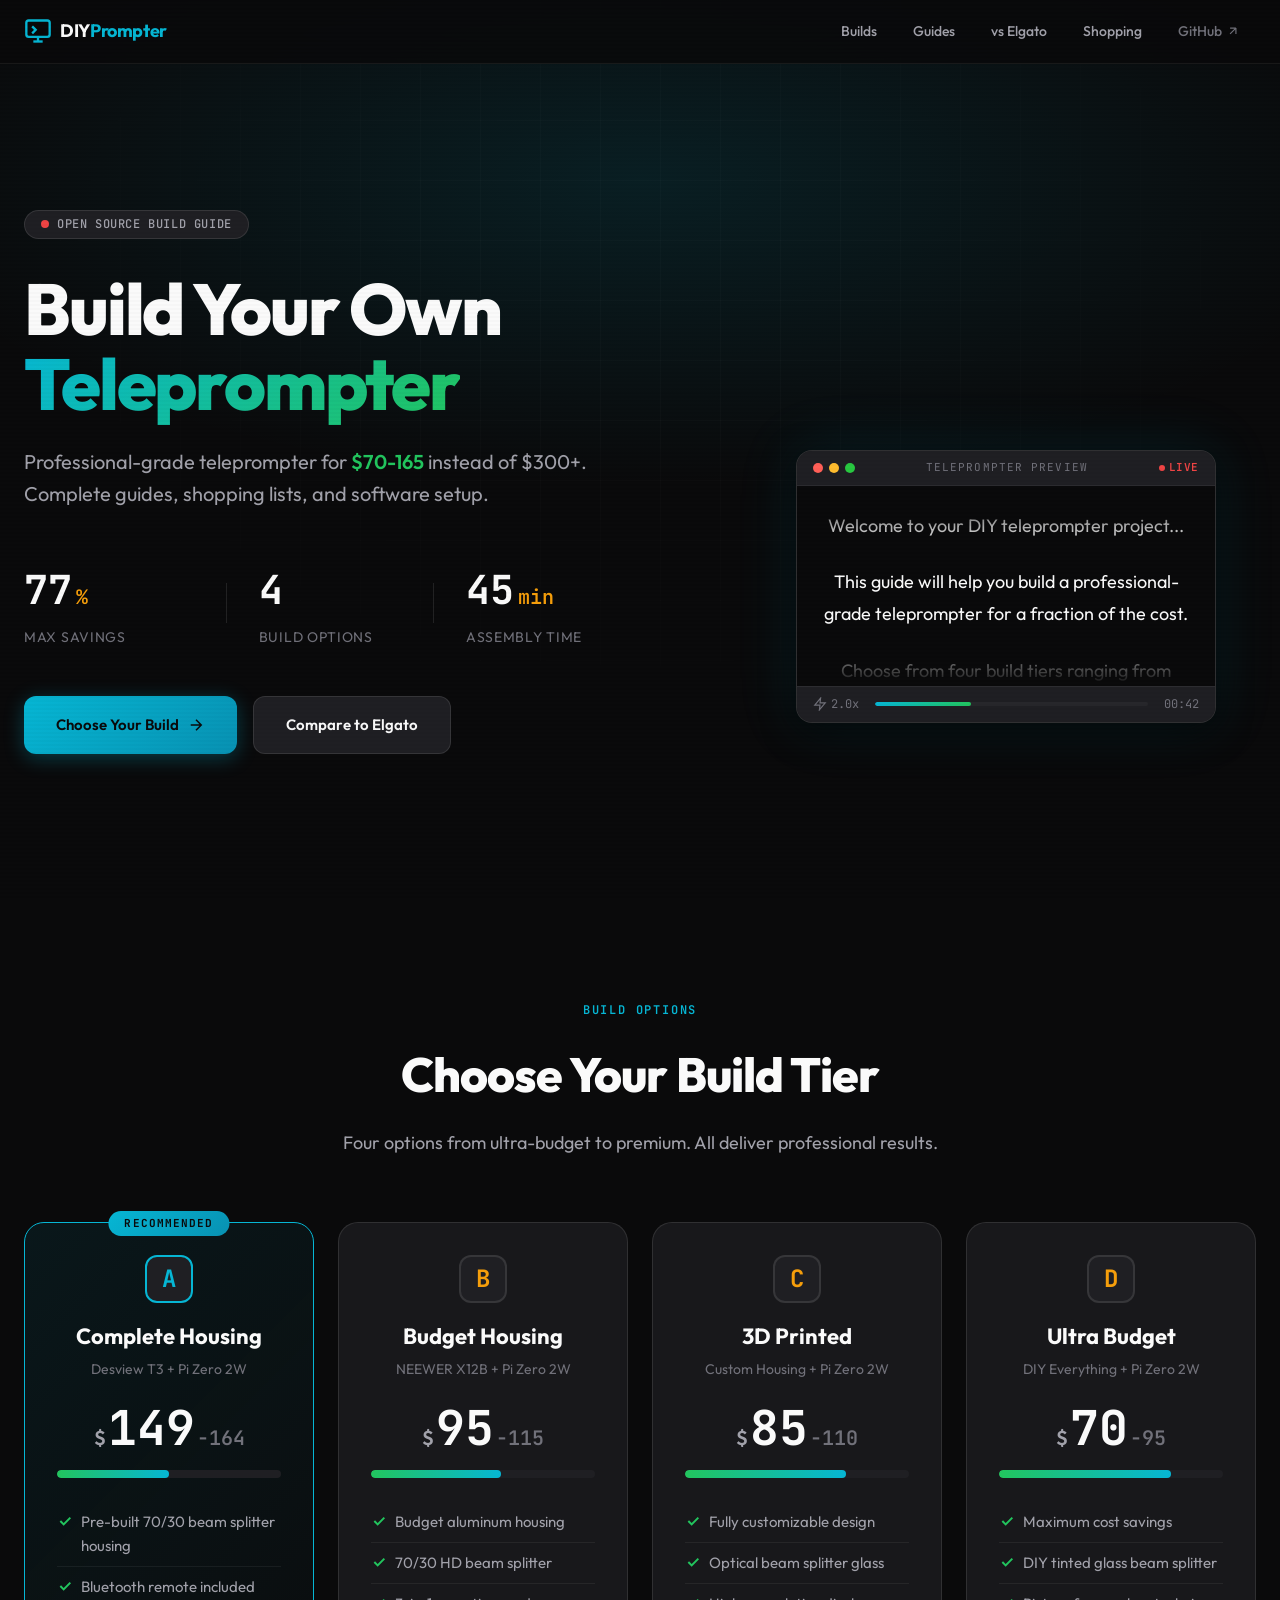
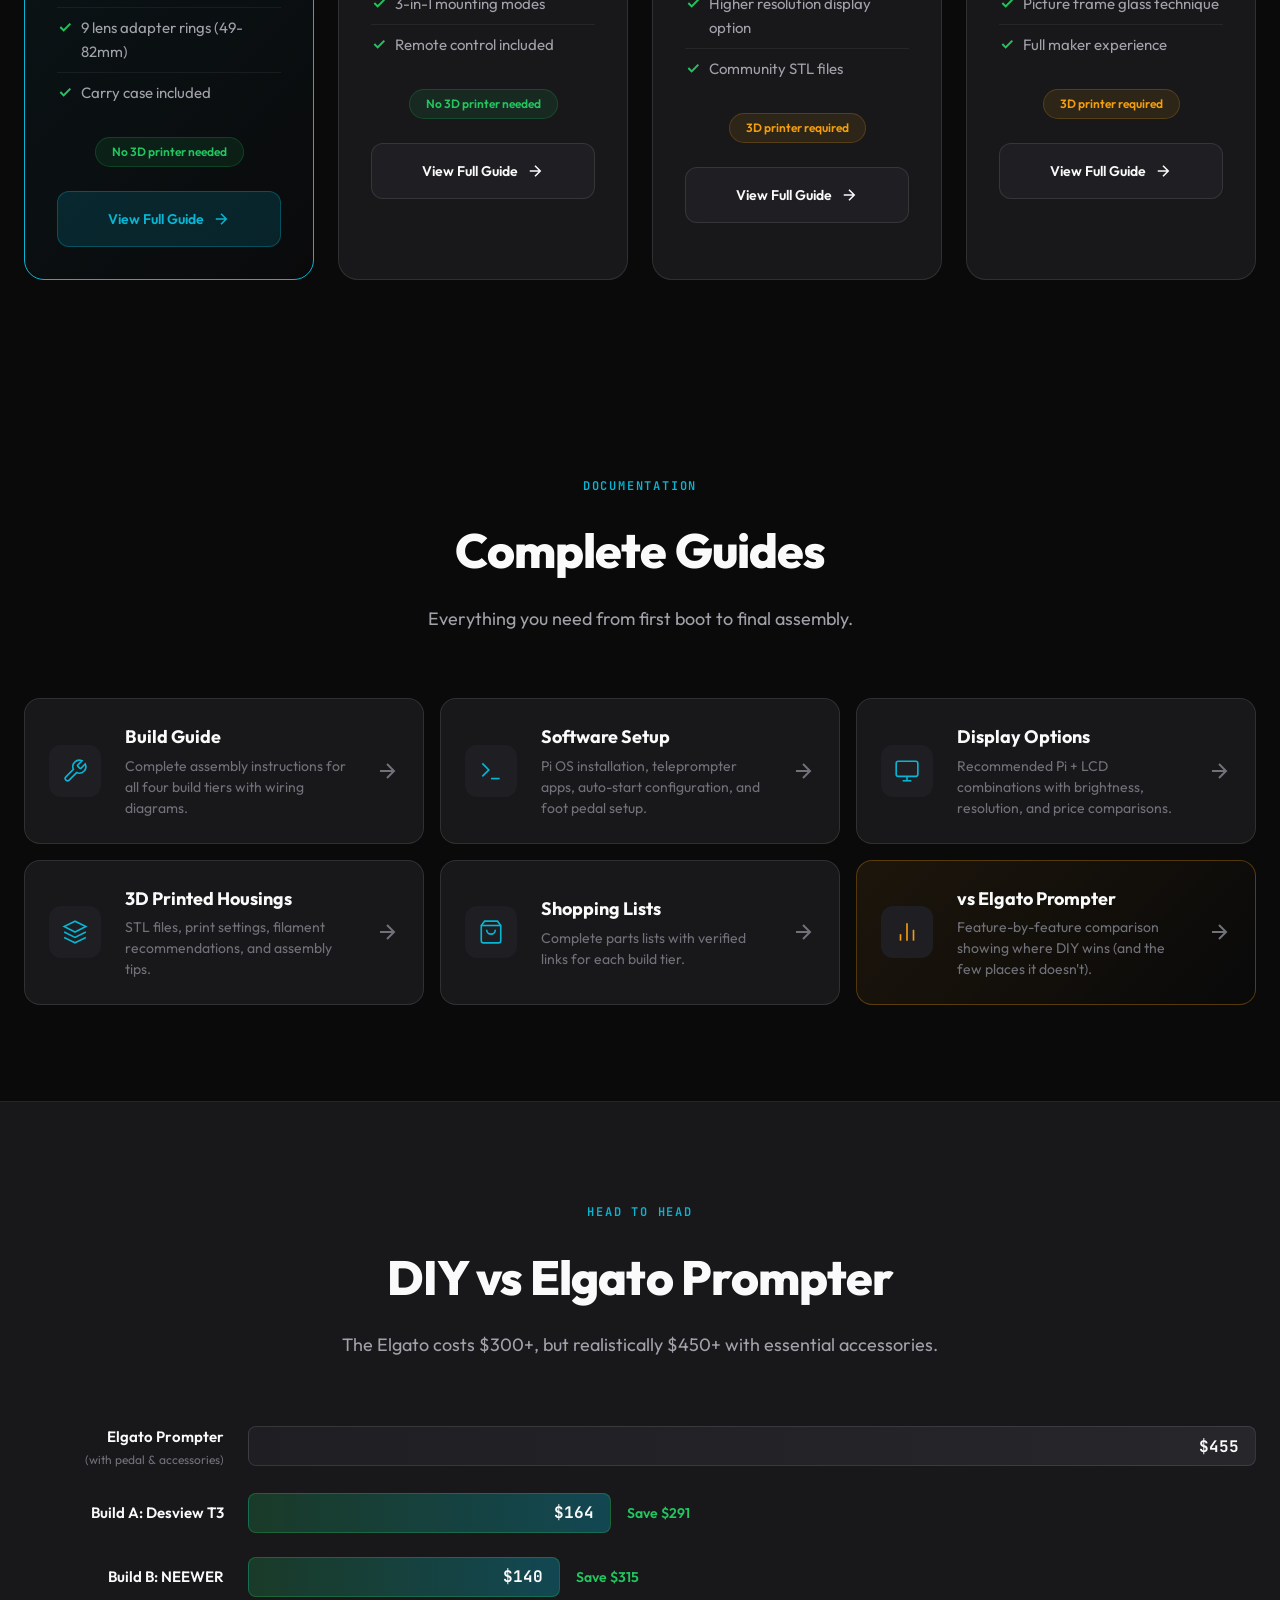
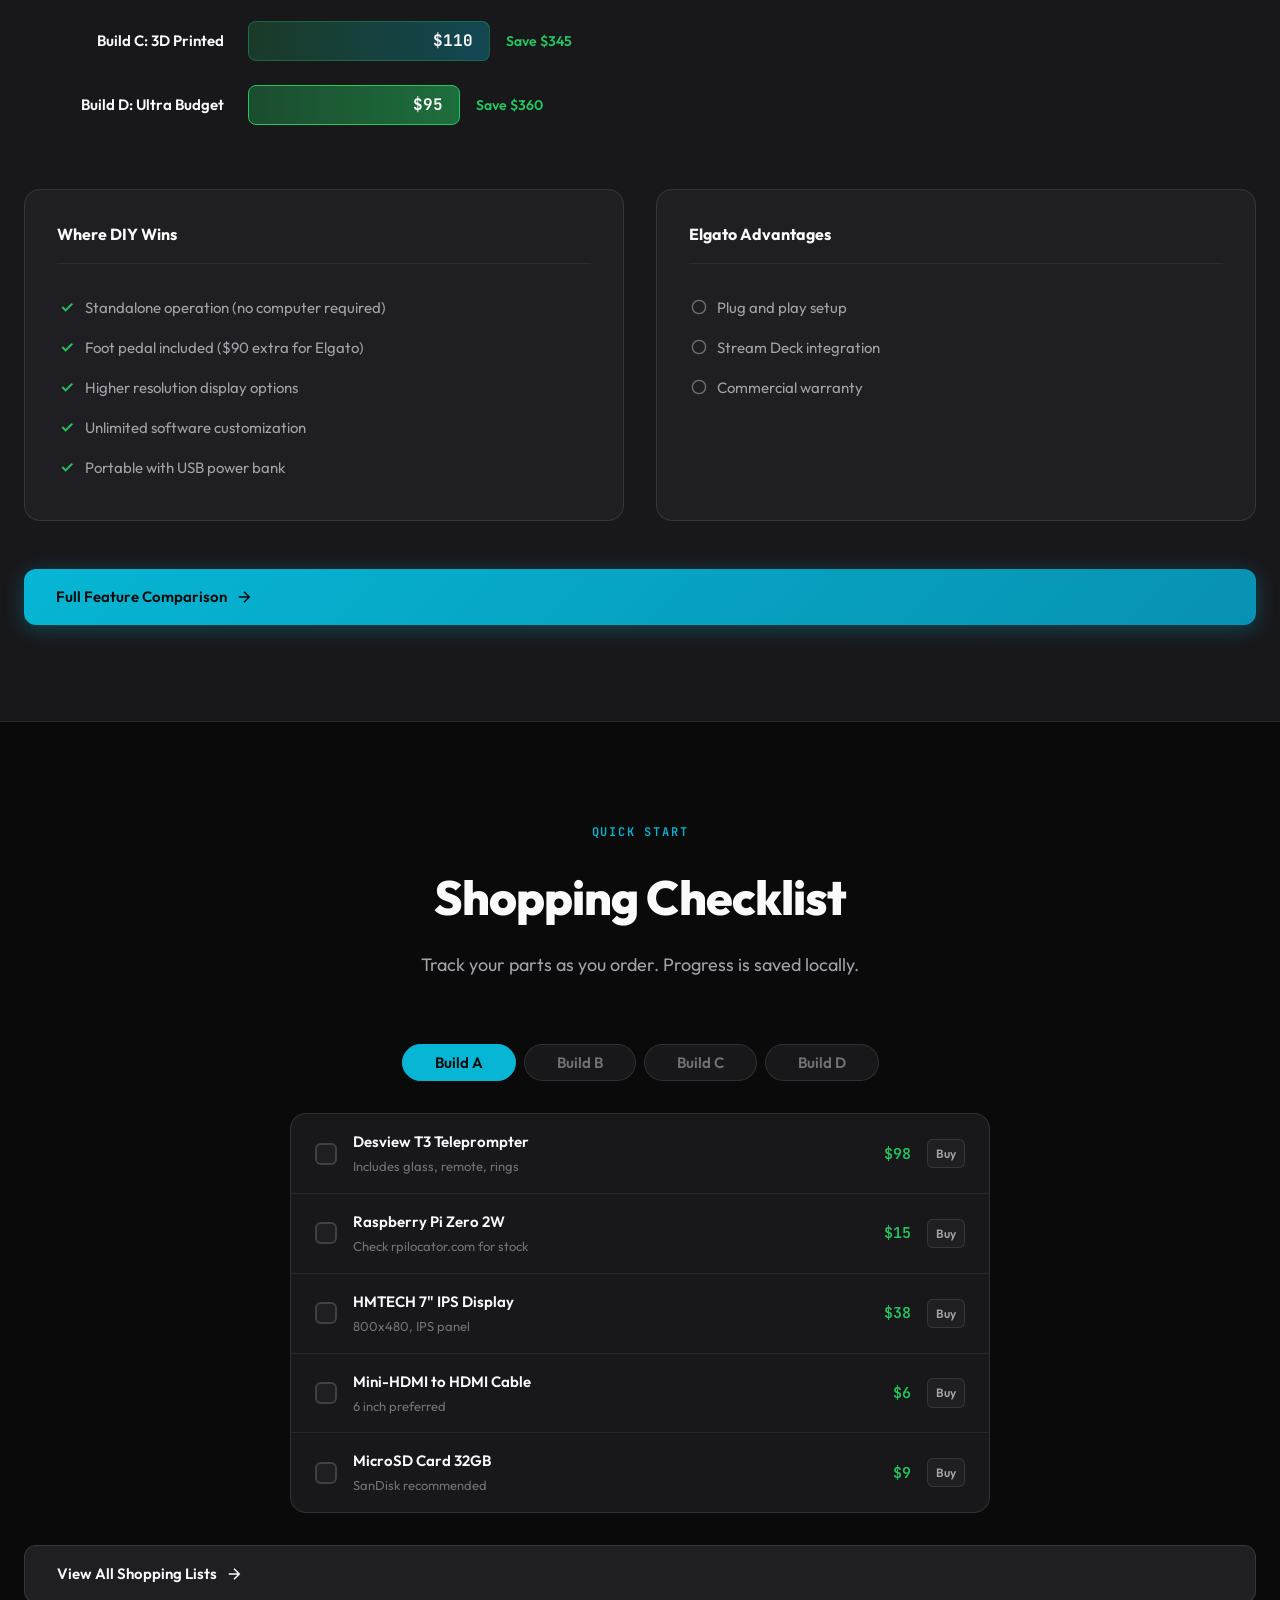
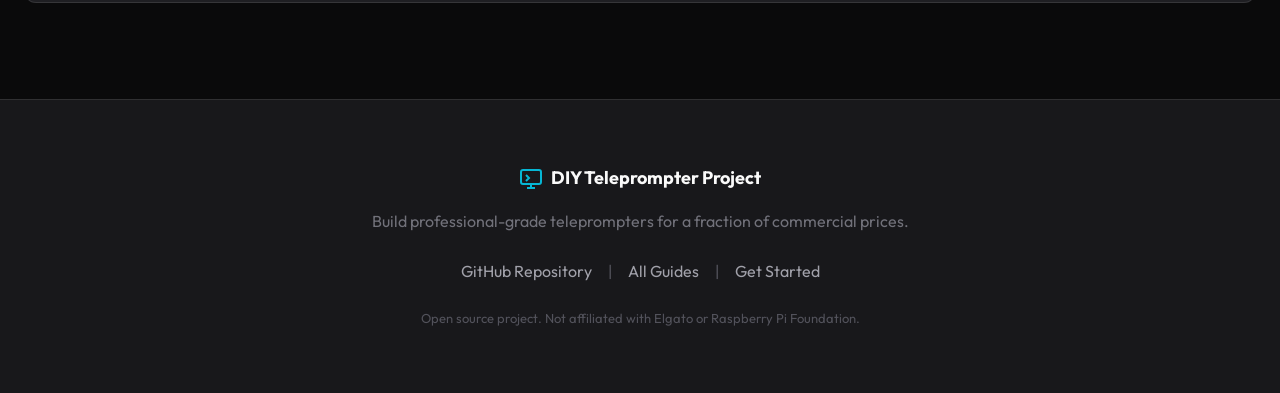
<file: docs/index.html>
<!DOCTYPE html>
<html lang="en">
<head>
    <meta charset="UTF-8">
    <meta name="viewport" content="width=device-width, initial-scale=1.0">
    <title>DIY Teleprompter | Build Your Own for 50-77% Less</title>
    <meta name="description" content="Complete guides for building a professional teleprompter alternative to Elgato for $70-165. Save hundreds with our step-by-step builds.">

    <!-- Fonts -->
    <link rel="preconnect" href="https://fonts.googleapis.com">
    <link rel="preconnect" href="https://fonts.gstatic.com" crossorigin>
    <link href="https://fonts.googleapis.com/css2?family=JetBrains+Mono:wght@400;500;600;700&family=Outfit:wght@300;400;500;600;700;800&display=swap" rel="stylesheet">

    <link rel="stylesheet" href="styles.css">
</head>
<body>
    <!-- Scan line overlay for CRT effect -->
    <div class="scanlines"></div>

    <!-- Navigation -->
    <nav class="nav" id="nav">
        <div class="nav-inner">
            <a href="#" class="nav-logo" data-nav="home">
                <span class="logo-icon">
                    <svg viewBox="0 0 24 24" fill="none" stroke="currentColor" stroke-width="2">
                        <rect x="2" y="3" width="20" height="14" rx="2"/>
                        <path d="M8 21h8"/>
                        <path d="M12 17v4"/>
                        <path d="M7 8l3 3-3 3"/>
                    </svg>
                </span>
                <span class="logo-text">DIY<span class="logo-accent">Prompter</span></span>
            </a>

            <button class="nav-toggle" id="navToggle" aria-label="Toggle navigation">
                <span></span>
                <span></span>
                <span></span>
            </button>

            <div class="nav-links" id="navLinks">
                <a href="#builds" class="nav-link" data-nav="builds">Builds</a>
                <a href="#guides" class="nav-link" data-nav="guides">Guides</a>
                <a href="#comparison" class="nav-link" data-nav="comparison">vs Elgato</a>
                <a href="#shopping" class="nav-link" data-nav="shopping">Shopping</a>
                <a href="https://github.com/chriskd/teleprompter" class="nav-link nav-link-external" target="_blank">
                    GitHub
                    <svg viewBox="0 0 24 24" fill="none" stroke="currentColor" stroke-width="2" width="14" height="14">
                        <path d="M7 17L17 7M17 7H7M17 7V17"/>
                    </svg>
                </a>
            </div>
        </div>
    </nav>

    <!-- Hero Section -->
    <header class="hero" id="home">
        <div class="hero-bg">
            <div class="hero-grid"></div>
            <div class="hero-glow"></div>
        </div>

        <div class="hero-content">
            <div class="hero-badge">
                <span class="rec-dot"></span>
                <span>OPEN SOURCE BUILD GUIDE</span>
            </div>

            <h1 class="hero-title">
                Build Your Own<br>
                <span class="hero-title-accent">Teleprompter</span>
            </h1>

            <p class="hero-subtitle">
                Professional-grade teleprompter for <strong>$70-165</strong> instead of $300+.
                Complete guides, shopping lists, and software setup.
            </p>

            <div class="hero-stats">
                <div class="stat">
                    <span class="stat-value" data-count="77">0</span>
                    <span class="stat-unit">%</span>
                    <span class="stat-label">Max Savings</span>
                </div>
                <div class="stat-divider"></div>
                <div class="stat">
                    <span class="stat-value" data-count="4">0</span>
                    <span class="stat-label">Build Options</span>
                </div>
                <div class="stat-divider"></div>
                <div class="stat">
                    <span class="stat-value" data-count="45">0</span>
                    <span class="stat-unit">min</span>
                    <span class="stat-label">Assembly Time</span>
                </div>
            </div>

            <div class="hero-actions">
                <a href="#builds" class="btn btn-primary">
                    <span>Choose Your Build</span>
                    <svg viewBox="0 0 24 24" fill="none" stroke="currentColor" stroke-width="2">
                        <path d="M5 12h14M12 5l7 7-7 7"/>
                    </svg>
                </a>
                <a href="#comparison" class="btn btn-secondary">
                    <span>Compare to Elgato</span>
                </a>
            </div>
        </div>

        <!-- Teleprompter Preview Animation -->
        <div class="hero-preview">
            <div class="prompter-frame">
                <div class="prompter-header">
                    <div class="prompter-controls">
                        <span class="control red"></span>
                        <span class="control yellow"></span>
                        <span class="control green"></span>
                    </div>
                    <span class="prompter-title">TELEPROMPTER PREVIEW</span>
                    <span class="prompter-status">
                        <span class="status-dot"></span>
                        LIVE
                    </span>
                </div>
                <div class="prompter-screen">
                    <div class="prompter-text" id="prompterText">
                        <p>Welcome to your DIY teleprompter project...</p>
                        <p>This guide will help you build a professional-grade teleprompter for a fraction of the cost.</p>
                        <p>Choose from four build tiers ranging from ultra-budget to premium quality.</p>
                        <p>All builds include Raspberry Pi integration for standalone operation.</p>
                        <p>No computer required during recording - just power on and present!</p>
                    </div>
                </div>
                <div class="prompter-footer">
                    <span class="speed-indicator">
                        <svg viewBox="0 0 24 24" fill="none" stroke="currentColor" stroke-width="2" width="14" height="14">
                            <path d="M13 2L3 14h9l-1 8 10-12h-9l1-8z"/>
                        </svg>
                        2.0x
                    </span>
                    <div class="progress-bar">
                        <div class="progress-fill"></div>
                    </div>
                    <span class="time-indicator">00:42</span>
                </div>
            </div>
        </div>
    </header>

    <!-- Build Tiers Section -->
    <section class="section builds-section" id="builds">
        <div class="section-header">
            <span class="section-tag">BUILD OPTIONS</span>
            <h2 class="section-title">Choose Your Build Tier</h2>
            <p class="section-desc">Four options from ultra-budget to premium. All deliver professional results.</p>
        </div>

        <div class="builds-grid">
            <!-- Build A -->
            <article class="build-card build-recommended">
                <div class="build-badge">RECOMMENDED</div>
                <div class="build-header">
                    <span class="build-tier">A</span>
                    <h3 class="build-name">Complete Housing</h3>
                    <p class="build-tagline">Desview T3 + Pi Zero 2W</p>
                </div>
                <div class="build-price">
                    <span class="price-currency">$</span>
                    <span class="price-value">149</span>
                    <span class="price-range">-164</span>
                </div>
                <div class="build-savings">
                    <span class="savings-bar" style="--savings: 50%"></span>
                    <span class="savings-text">Save 45-50% vs Elgato</span>
                </div>
                <ul class="build-features">
                    <li>
                        <svg viewBox="0 0 24 24" fill="none" stroke="currentColor" stroke-width="3"><path d="M5 12l5 5L20 7"/></svg>
                        Pre-built 70/30 beam splitter housing
                    </li>
                    <li>
                        <svg viewBox="0 0 24 24" fill="none" stroke="currentColor" stroke-width="3"><path d="M5 12l5 5L20 7"/></svg>
                        Bluetooth remote included
                    </li>
                    <li>
                        <svg viewBox="0 0 24 24" fill="none" stroke="currentColor" stroke-width="3"><path d="M5 12l5 5L20 7"/></svg>
                        9 lens adapter rings (49-82mm)
                    </li>
                    <li>
                        <svg viewBox="0 0 24 24" fill="none" stroke="currentColor" stroke-width="3"><path d="M5 12l5 5L20 7"/></svg>
                        Carry case included
                    </li>
                </ul>
                <div class="build-requirements">
                    <span class="req-label">No 3D printer needed</span>
                </div>
                <a href="build-guide.html#build-a-complete-housing" class="btn btn-build">
                    View Full Guide
                    <svg viewBox="0 0 24 24" fill="none" stroke="currentColor" stroke-width="2"><path d="M5 12h14M12 5l7 7-7 7"/></svg>
                </a>
            </article>

            <!-- Build B -->
            <article class="build-card">
                <div class="build-header">
                    <span class="build-tier">B</span>
                    <h3 class="build-name">Budget Housing</h3>
                    <p class="build-tagline">NEEWER X12B + Pi Zero 2W</p>
                </div>
                <div class="build-price">
                    <span class="price-currency">$</span>
                    <span class="price-value">95</span>
                    <span class="price-range">-115</span>
                </div>
                <div class="build-savings">
                    <span class="savings-bar" style="--savings: 58%"></span>
                    <span class="savings-text">Save 53-58% vs Elgato</span>
                </div>
                <ul class="build-features">
                    <li>
                        <svg viewBox="0 0 24 24" fill="none" stroke="currentColor" stroke-width="3"><path d="M5 12l5 5L20 7"/></svg>
                        Budget aluminum housing
                    </li>
                    <li>
                        <svg viewBox="0 0 24 24" fill="none" stroke="currentColor" stroke-width="3"><path d="M5 12l5 5L20 7"/></svg>
                        70/30 HD beam splitter
                    </li>
                    <li>
                        <svg viewBox="0 0 24 24" fill="none" stroke="currentColor" stroke-width="3"><path d="M5 12l5 5L20 7"/></svg>
                        3-in-1 mounting modes
                    </li>
                    <li>
                        <svg viewBox="0 0 24 24" fill="none" stroke="currentColor" stroke-width="3"><path d="M5 12l5 5L20 7"/></svg>
                        Remote control included
                    </li>
                </ul>
                <div class="build-requirements">
                    <span class="req-label">No 3D printer needed</span>
                </div>
                <a href="build-guide.html#build-b-budget-housing" class="btn btn-build">
                    View Full Guide
                    <svg viewBox="0 0 24 24" fill="none" stroke="currentColor" stroke-width="2"><path d="M5 12h14M12 5l7 7-7 7"/></svg>
                </a>
            </article>

            <!-- Build C -->
            <article class="build-card">
                <div class="build-header">
                    <span class="build-tier">C</span>
                    <h3 class="build-name">3D Printed</h3>
                    <p class="build-tagline">Custom Housing + Pi Zero 2W</p>
                </div>
                <div class="build-price">
                    <span class="price-currency">$</span>
                    <span class="price-value">85</span>
                    <span class="price-range">-110</span>
                </div>
                <div class="build-savings">
                    <span class="savings-bar" style="--savings: 72%"></span>
                    <span class="savings-text">Save 63-72% vs Elgato</span>
                </div>
                <ul class="build-features">
                    <li>
                        <svg viewBox="0 0 24 24" fill="none" stroke="currentColor" stroke-width="3"><path d="M5 12l5 5L20 7"/></svg>
                        Fully customizable design
                    </li>
                    <li>
                        <svg viewBox="0 0 24 24" fill="none" stroke="currentColor" stroke-width="3"><path d="M5 12l5 5L20 7"/></svg>
                        Optical beam splitter glass
                    </li>
                    <li>
                        <svg viewBox="0 0 24 24" fill="none" stroke="currentColor" stroke-width="3"><path d="M5 12l5 5L20 7"/></svg>
                        Higher resolution display option
                    </li>
                    <li>
                        <svg viewBox="0 0 24 24" fill="none" stroke="currentColor" stroke-width="3"><path d="M5 12l5 5L20 7"/></svg>
                        Community STL files
                    </li>
                </ul>
                <div class="build-requirements">
                    <span class="req-label req-printer">3D printer required</span>
                </div>
                <a href="build-guide.html#build-c-3d-printed" class="btn btn-build">
                    View Full Guide
                    <svg viewBox="0 0 24 24" fill="none" stroke="currentColor" stroke-width="2"><path d="M5 12h14M12 5l7 7-7 7"/></svg>
                </a>
            </article>

            <!-- Build D -->
            <article class="build-card">
                <div class="build-header">
                    <span class="build-tier">D</span>
                    <h3 class="build-name">Ultra Budget</h3>
                    <p class="build-tagline">DIY Everything + Pi Zero 2W</p>
                </div>
                <div class="build-price">
                    <span class="price-currency">$</span>
                    <span class="price-value">70</span>
                    <span class="price-range">-95</span>
                </div>
                <div class="build-savings">
                    <span class="savings-bar" style="--savings: 77%"></span>
                    <span class="savings-text">Save 68-77% vs Elgato</span>
                </div>
                <ul class="build-features">
                    <li>
                        <svg viewBox="0 0 24 24" fill="none" stroke="currentColor" stroke-width="3"><path d="M5 12l5 5L20 7"/></svg>
                        Maximum cost savings
                    </li>
                    <li>
                        <svg viewBox="0 0 24 24" fill="none" stroke="currentColor" stroke-width="3"><path d="M5 12l5 5L20 7"/></svg>
                        DIY tinted glass beam splitter
                    </li>
                    <li>
                        <svg viewBox="0 0 24 24" fill="none" stroke="currentColor" stroke-width="3"><path d="M5 12l5 5L20 7"/></svg>
                        Picture frame glass technique
                    </li>
                    <li>
                        <svg viewBox="0 0 24 24" fill="none" stroke="currentColor" stroke-width="3"><path d="M5 12l5 5L20 7"/></svg>
                        Full maker experience
                    </li>
                </ul>
                <div class="build-requirements">
                    <span class="req-label req-printer">3D printer required</span>
                </div>
                <a href="build-guide.html#build-d-ultra-budget" class="btn btn-build">
                    View Full Guide
                    <svg viewBox="0 0 24 24" fill="none" stroke="currentColor" stroke-width="2"><path d="M5 12h14M12 5l7 7-7 7"/></svg>
                </a>
            </article>
        </div>
    </section>

    <!-- Guides Section -->
    <section class="section guides-section" id="guides">
        <div class="section-header">
            <span class="section-tag">DOCUMENTATION</span>
            <h2 class="section-title">Complete Guides</h2>
            <p class="section-desc">Everything you need from first boot to final assembly.</p>
        </div>

        <div class="guides-grid">
            <a href="build-guide.html" class="guide-card">
                <div class="guide-icon">
                    <svg viewBox="0 0 24 24" fill="none" stroke="currentColor" stroke-width="1.5">
                        <path d="M14.7 6.3a1 1 0 0 0 0 1.4l1.6 1.6a1 1 0 0 0 1.4 0l3.77-3.77a6 6 0 0 1-7.94 7.94l-6.91 6.91a2.12 2.12 0 0 1-3-3l6.91-6.91a6 6 0 0 1 7.94-7.94l-3.76 3.76z"/>
                    </svg>
                </div>
                <div class="guide-content">
                    <h3 class="guide-title">Build Guide</h3>
                    <p class="guide-desc">Complete assembly instructions for all four build tiers with wiring diagrams.</p>
                </div>
                <span class="guide-arrow">
                    <svg viewBox="0 0 24 24" fill="none" stroke="currentColor" stroke-width="2"><path d="M5 12h14M12 5l7 7-7 7"/></svg>
                </span>
            </a>

            <a href="software-setup.html" class="guide-card">
                <div class="guide-icon">
                    <svg viewBox="0 0 24 24" fill="none" stroke="currentColor" stroke-width="1.5">
                        <path d="M4 17l6-6-6-6"/>
                        <path d="M12 19h8"/>
                    </svg>
                </div>
                <div class="guide-content">
                    <h3 class="guide-title">Software Setup</h3>
                    <p class="guide-desc">Pi OS installation, teleprompter apps, auto-start configuration, and foot pedal setup.</p>
                </div>
                <span class="guide-arrow">
                    <svg viewBox="0 0 24 24" fill="none" stroke="currentColor" stroke-width="2"><path d="M5 12h14M12 5l7 7-7 7"/></svg>
                </span>
            </a>

            <a href="raspberry-pi-displays.html" class="guide-card">
                <div class="guide-icon">
                    <svg viewBox="0 0 24 24" fill="none" stroke="currentColor" stroke-width="1.5">
                        <rect x="2" y="3" width="20" height="14" rx="2"/>
                        <path d="M8 21h8"/>
                        <path d="M12 17v4"/>
                    </svg>
                </div>
                <div class="guide-content">
                    <h3 class="guide-title">Display Options</h3>
                    <p class="guide-desc">Recommended Pi + LCD combinations with brightness, resolution, and price comparisons.</p>
                </div>
                <span class="guide-arrow">
                    <svg viewBox="0 0 24 24" fill="none" stroke="currentColor" stroke-width="2"><path d="M5 12h14M12 5l7 7-7 7"/></svg>
                </span>
            </a>

            <a href="3d-printed-housings.html" class="guide-card">
                <div class="guide-icon">
                    <svg viewBox="0 0 24 24" fill="none" stroke="currentColor" stroke-width="1.5">
                        <path d="M12 2L2 7l10 5 10-5-10-5z"/>
                        <path d="M2 17l10 5 10-5"/>
                        <path d="M2 12l10 5 10-5"/>
                    </svg>
                </div>
                <div class="guide-content">
                    <h3 class="guide-title">3D Printed Housings</h3>
                    <p class="guide-desc">STL files, print settings, filament recommendations, and assembly tips.</p>
                </div>
                <span class="guide-arrow">
                    <svg viewBox="0 0 24 24" fill="none" stroke="currentColor" stroke-width="2"><path d="M5 12h14M12 5l7 7-7 7"/></svg>
                </span>
            </a>

            <a href="shopping-lists.html" class="guide-card">
                <div class="guide-icon">
                    <svg viewBox="0 0 24 24" fill="none" stroke="currentColor" stroke-width="1.5">
                        <path d="M6 2L3 6v14a2 2 0 0 0 2 2h14a2 2 0 0 0 2-2V6l-3-4z"/>
                        <path d="M3 6h18"/>
                        <path d="M16 10a4 4 0 0 1-8 0"/>
                    </svg>
                </div>
                <div class="guide-content">
                    <h3 class="guide-title">Shopping Lists</h3>
                    <p class="guide-desc">Complete parts lists with verified links for each build tier.</p>
                </div>
                <span class="guide-arrow">
                    <svg viewBox="0 0 24 24" fill="none" stroke="currentColor" stroke-width="2"><path d="M5 12h14M12 5l7 7-7 7"/></svg>
                </span>
            </a>

            <a href="elgato-comparison.html" class="guide-card guide-card-highlight">
                <div class="guide-icon">
                    <svg viewBox="0 0 24 24" fill="none" stroke="currentColor" stroke-width="1.5">
                        <path d="M18 20V10"/>
                        <path d="M12 20V4"/>
                        <path d="M6 20v-6"/>
                    </svg>
                </div>
                <div class="guide-content">
                    <h3 class="guide-title">vs Elgato Prompter</h3>
                    <p class="guide-desc">Feature-by-feature comparison showing where DIY wins (and the few places it doesn't).</p>
                </div>
                <span class="guide-arrow">
                    <svg viewBox="0 0 24 24" fill="none" stroke="currentColor" stroke-width="2"><path d="M5 12h14M12 5l7 7-7 7"/></svg>
                </span>
            </a>
        </div>
    </section>

    <!-- Comparison Section -->
    <section class="section comparison-section" id="comparison">
        <div class="section-header">
            <span class="section-tag">HEAD TO HEAD</span>
            <h2 class="section-title">DIY vs Elgato Prompter</h2>
            <p class="section-desc">The Elgato costs $300+, but realistically $450+ with essential accessories.</p>
        </div>

        <div class="comparison-visual">
            <div class="comparison-bars">
                <div class="comparison-item">
                    <div class="comparison-label">
                        <span class="comparison-name">Elgato Prompter</span>
                        <span class="comparison-note">(with pedal & accessories)</span>
                    </div>
                    <div class="comparison-bar-wrap">
                        <div class="comparison-bar elgato" style="--width: 100%">
                            <span class="comparison-value">$455</span>
                        </div>
                    </div>
                </div>

                <div class="comparison-item">
                    <div class="comparison-label">
                        <span class="comparison-name">Build A: Desview T3</span>
                    </div>
                    <div class="comparison-bar-wrap">
                        <div class="comparison-bar diy" style="--width: 36%">
                            <span class="comparison-value">$164</span>
                        </div>
                        <span class="comparison-savings">Save $291</span>
                    </div>
                </div>

                <div class="comparison-item">
                    <div class="comparison-label">
                        <span class="comparison-name">Build B: NEEWER</span>
                    </div>
                    <div class="comparison-bar-wrap">
                        <div class="comparison-bar diy" style="--width: 31%">
                            <span class="comparison-value">$140</span>
                        </div>
                        <span class="comparison-savings">Save $315</span>
                    </div>
                </div>

                <div class="comparison-item">
                    <div class="comparison-label">
                        <span class="comparison-name">Build C: 3D Printed</span>
                    </div>
                    <div class="comparison-bar-wrap">
                        <div class="comparison-bar diy" style="--width: 24%">
                            <span class="comparison-value">$110</span>
                        </div>
                        <span class="comparison-savings">Save $345</span>
                    </div>
                </div>

                <div class="comparison-item">
                    <div class="comparison-label">
                        <span class="comparison-name">Build D: Ultra Budget</span>
                    </div>
                    <div class="comparison-bar-wrap">
                        <div class="comparison-bar diy best" style="--width: 21%">
                            <span class="comparison-value">$95</span>
                        </div>
                        <span class="comparison-savings">Save $360</span>
                    </div>
                </div>
            </div>
        </div>

        <div class="comparison-features">
            <div class="feature-compare">
                <h4 class="feature-compare-title">Where DIY Wins</h4>
                <ul class="feature-list wins">
                    <li>
                        <span class="feature-icon">
                            <svg viewBox="0 0 24 24" fill="none" stroke="currentColor" stroke-width="3"><path d="M5 12l5 5L20 7"/></svg>
                        </span>
                        <span>Standalone operation (no computer required)</span>
                    </li>
                    <li>
                        <span class="feature-icon">
                            <svg viewBox="0 0 24 24" fill="none" stroke="currentColor" stroke-width="3"><path d="M5 12l5 5L20 7"/></svg>
                        </span>
                        <span>Foot pedal included ($90 extra for Elgato)</span>
                    </li>
                    <li>
                        <span class="feature-icon">
                            <svg viewBox="0 0 24 24" fill="none" stroke="currentColor" stroke-width="3"><path d="M5 12l5 5L20 7"/></svg>
                        </span>
                        <span>Higher resolution display options</span>
                    </li>
                    <li>
                        <span class="feature-icon">
                            <svg viewBox="0 0 24 24" fill="none" stroke="currentColor" stroke-width="3"><path d="M5 12l5 5L20 7"/></svg>
                        </span>
                        <span>Unlimited software customization</span>
                    </li>
                    <li>
                        <span class="feature-icon">
                            <svg viewBox="0 0 24 24" fill="none" stroke="currentColor" stroke-width="3"><path d="M5 12l5 5L20 7"/></svg>
                        </span>
                        <span>Portable with USB power bank</span>
                    </li>
                </ul>
            </div>

            <div class="feature-compare">
                <h4 class="feature-compare-title">Elgato Advantages</h4>
                <ul class="feature-list neutral">
                    <li>
                        <span class="feature-icon">
                            <svg viewBox="0 0 24 24" fill="none" stroke="currentColor" stroke-width="2"><circle cx="12" cy="12" r="10"/></svg>
                        </span>
                        <span>Plug and play setup</span>
                    </li>
                    <li>
                        <span class="feature-icon">
                            <svg viewBox="0 0 24 24" fill="none" stroke="currentColor" stroke-width="2"><circle cx="12" cy="12" r="10"/></svg>
                        </span>
                        <span>Stream Deck integration</span>
                    </li>
                    <li>
                        <span class="feature-icon">
                            <svg viewBox="0 0 24 24" fill="none" stroke="currentColor" stroke-width="2"><circle cx="12" cy="12" r="10"/></svg>
                        </span>
                        <span>Commercial warranty</span>
                    </li>
                </ul>
            </div>
        </div>

        <a href="elgato-comparison.html" class="btn btn-primary comparison-cta">
            <span>Full Feature Comparison</span>
            <svg viewBox="0 0 24 24" fill="none" stroke="currentColor" stroke-width="2"><path d="M5 12h14M12 5l7 7-7 7"/></svg>
        </a>
    </section>

    <!-- Shopping Section Preview -->
    <section class="section shopping-section" id="shopping">
        <div class="section-header">
            <span class="section-tag">QUICK START</span>
            <h2 class="section-title">Shopping Checklist</h2>
            <p class="section-desc">Track your parts as you order. Progress is saved locally.</p>
        </div>

        <div class="shopping-tabs">
            <button class="shopping-tab active" data-build="a">Build A</button>
            <button class="shopping-tab" data-build="b">Build B</button>
            <button class="shopping-tab" data-build="c">Build C</button>
            <button class="shopping-tab" data-build="d">Build D</button>
        </div>

        <div class="shopping-list" id="shoppingList">
            <!-- Populated by JS -->
        </div>

        <a href="shopping-lists.html" class="btn btn-secondary shopping-cta">
            <span>View All Shopping Lists</span>
            <svg viewBox="0 0 24 24" fill="none" stroke="currentColor" stroke-width="2"><path d="M5 12h14M12 5l7 7-7 7"/></svg>
        </a>
    </section>

    <!-- Footer -->
    <footer class="footer">
        <div class="footer-inner">
            <div class="footer-brand">
                <span class="logo-icon">
                    <svg viewBox="0 0 24 24" fill="none" stroke="currentColor" stroke-width="2">
                        <rect x="2" y="3" width="20" height="14" rx="2"/>
                        <path d="M8 21h8"/>
                        <path d="M12 17v4"/>
                        <path d="M7 8l3 3-3 3"/>
                    </svg>
                </span>
                <span>DIY Teleprompter Project</span>
            </div>
            <p class="footer-tagline">Build professional-grade teleprompters for a fraction of commercial prices.</p>
            <div class="footer-links">
                <a href="https://github.com/chriskd/teleprompter" target="_blank">GitHub Repository</a>
                <span class="footer-divider">|</span>
                <a href="#guides">All Guides</a>
                <span class="footer-divider">|</span>
                <a href="build-guide.html">Get Started</a>
            </div>
            <p class="footer-copy">Open source project. Not affiliated with Elgato or Raspberry Pi Foundation.</p>
        </div>
    </footer>

    <script src="app.js"></script>
</body>
</html>
</file>
<file: docs/styles.css>
/* ============================================
   DIY Teleprompter - Broadcast Studio Aesthetic
   ============================================ */

:root {
    /* Core Colors - Broadcast Monitor Palette */
    --bg-deep: #0a0a0b;
    --bg-primary: #111113;
    --bg-secondary: #18181b;
    --bg-tertiary: #1f1f23;
    --bg-elevated: #27272b;

    /* Text */
    --text-primary: #fafafa;
    --text-secondary: #a1a1aa;
    --text-tertiary: #71717a;
    --text-muted: #52525b;

    /* Accent Colors - Recording Studio */
    --accent-red: #ef4444;
    --accent-red-glow: rgba(239, 68, 68, 0.4);
    --accent-green: #22c55e;
    --accent-green-glow: rgba(34, 197, 94, 0.3);
    --accent-amber: #f59e0b;
    --accent-amber-glow: rgba(245, 158, 11, 0.3);
    --accent-cyan: #06b6d4;
    --accent-cyan-glow: rgba(6, 182, 212, 0.3);

    /* Borders */
    --border-subtle: rgba(255, 255, 255, 0.06);
    --border-default: rgba(255, 255, 255, 0.1);
    --border-strong: rgba(255, 255, 255, 0.15);

    /* Shadows */
    --shadow-sm: 0 1px 2px rgba(0, 0, 0, 0.4);
    --shadow-md: 0 4px 12px rgba(0, 0, 0, 0.5);
    --shadow-lg: 0 8px 32px rgba(0, 0, 0, 0.6);
    --shadow-glow: 0 0 60px rgba(6, 182, 212, 0.15);

    /* Spacing */
    --space-xs: 0.25rem;
    --space-sm: 0.5rem;
    --space-md: 1rem;
    --space-lg: 1.5rem;
    --space-xl: 2rem;
    --space-2xl: 3rem;
    --space-3xl: 4rem;
    --space-4xl: 6rem;

    /* Typography */
    --font-display: 'Outfit', system-ui, sans-serif;
    --font-mono: 'JetBrains Mono', 'Fira Code', monospace;

    /* Transitions */
    --ease-out: cubic-bezier(0.16, 1, 0.3, 1);
    --ease-bounce: cubic-bezier(0.34, 1.56, 0.64, 1);

    /* Layout */
    --nav-height: 4rem;
    --max-width: 1280px;
    --content-width: 900px;
}

/* ============================================
   Reset & Base
   ============================================ */

*, *::before, *::after {
    box-sizing: border-box;
    margin: 0;
    padding: 0;
}

html {
    scroll-behavior: smooth;
    -webkit-font-smoothing: antialiased;
    -moz-osx-font-smoothing: grayscale;
}

body {
    font-family: var(--font-display);
    font-size: 16px;
    line-height: 1.6;
    color: var(--text-primary);
    background: var(--bg-deep);
    overflow-x: hidden;
}

body.reader-open {
    overflow: hidden;
}

a {
    color: inherit;
    text-decoration: none;
}

img {
    max-width: 100%;
    height: auto;
}

button {
    font-family: inherit;
    cursor: pointer;
    border: none;
    background: none;
}

/* Scanlines Overlay */
.scanlines {
    position: fixed;
    top: 0;
    left: 0;
    width: 100%;
    height: 100%;
    pointer-events: none;
    z-index: 9999;
    background: repeating-linear-gradient(
        0deg,
        transparent,
        transparent 2px,
        rgba(0, 0, 0, 0.03) 2px,
        rgba(0, 0, 0, 0.03) 4px
    );
    opacity: 0.5;
}

/* ============================================
   Navigation
   ============================================ */

.nav {
    position: fixed;
    top: 0;
    left: 0;
    right: 0;
    height: var(--nav-height);
    background: rgba(10, 10, 11, 0.85);
    backdrop-filter: blur(20px);
    border-bottom: 1px solid var(--border-subtle);
    z-index: 1000;
    transition: background 0.3s ease;
}

.nav.scrolled {
    background: rgba(10, 10, 11, 0.95);
    border-bottom-color: var(--border-default);
}

.nav-inner {
    max-width: var(--max-width);
    height: 100%;
    margin: 0 auto;
    padding: 0 var(--space-lg);
    display: flex;
    align-items: center;
    justify-content: space-between;
}

.nav-logo {
    display: flex;
    align-items: center;
    gap: var(--space-sm);
    font-weight: 700;
    font-size: 1.125rem;
    letter-spacing: -0.02em;
}

.logo-icon {
    width: 28px;
    height: 28px;
    display: flex;
    align-items: center;
    justify-content: center;
    color: var(--accent-cyan);
}

.logo-icon svg {
    width: 100%;
    height: 100%;
}

.logo-accent {
    color: var(--accent-cyan);
}

.nav-toggle {
    display: none;
    flex-direction: column;
    gap: 5px;
    padding: var(--space-sm);
    margin-right: calc(-1 * var(--space-sm));
}

.nav-toggle span {
    display: block;
    width: 22px;
    height: 2px;
    background: var(--text-primary);
    border-radius: 2px;
    transition: all 0.3s ease;
}

.nav-links {
    display: flex;
    align-items: center;
    gap: var(--space-xs);
}

.nav-link {
    padding: var(--space-sm) var(--space-md);
    font-size: 0.875rem;
    font-weight: 500;
    color: var(--text-secondary);
    border-radius: 8px;
    transition: all 0.2s ease;
    display: flex;
    align-items: center;
    gap: var(--space-xs);
}

.nav-link:hover {
    color: var(--text-primary);
    background: var(--bg-tertiary);
}

.nav-link-external {
    color: var(--text-tertiary);
}

@media (max-width: 768px) {
    .nav-toggle {
        display: flex;
    }

    .nav-links {
        position: fixed;
        top: var(--nav-height);
        left: 0;
        right: 0;
        background: var(--bg-primary);
        border-bottom: 1px solid var(--border-default);
        flex-direction: column;
        padding: var(--space-md);
        gap: var(--space-xs);
        transform: translateY(-100%);
        opacity: 0;
        pointer-events: none;
        transition: all 0.3s var(--ease-out);
    }

    .nav-links.open {
        transform: translateY(0);
        opacity: 1;
        pointer-events: auto;
    }

    .nav-link {
        width: 100%;
        justify-content: center;
        padding: var(--space-md);
    }
}

/* ============================================
   Hero Section
   ============================================ */

.hero {
    position: relative;
    min-height: 100vh;
    display: flex;
    align-items: center;
    padding: calc(var(--nav-height) + var(--space-3xl)) var(--space-lg) var(--space-3xl);
    overflow: hidden;
}

.hero-bg {
    position: absolute;
    inset: 0;
    overflow: hidden;
}

.hero-grid {
    position: absolute;
    inset: 0;
    background-image:
        linear-gradient(rgba(255, 255, 255, 0.02) 1px, transparent 1px),
        linear-gradient(90deg, rgba(255, 255, 255, 0.02) 1px, transparent 1px);
    background-size: 60px 60px;
    mask-image: radial-gradient(ellipse 80% 80% at 50% 30%, black 20%, transparent 70%);
}

.hero-glow {
    position: absolute;
    top: -20%;
    left: 50%;
    transform: translateX(-50%);
    width: 140%;
    height: 80%;
    background: radial-gradient(ellipse at center, var(--accent-cyan-glow), transparent 60%);
    opacity: 0.4;
    animation: pulse 8s ease-in-out infinite;
}

@keyframes pulse {
    0%, 100% { opacity: 0.3; transform: translateX(-50%) scale(1); }
    50% { opacity: 0.5; transform: translateX(-50%) scale(1.05); }
}

.hero-content {
    position: relative;
    max-width: 650px;
    z-index: 1;
}

.hero-badge {
    display: inline-flex;
    align-items: center;
    gap: var(--space-sm);
    padding: var(--space-xs) var(--space-md);
    background: var(--bg-tertiary);
    border: 1px solid var(--border-default);
    border-radius: 100px;
    font-family: var(--font-mono);
    font-size: 0.75rem;
    font-weight: 500;
    letter-spacing: 0.05em;
    color: var(--text-secondary);
    margin-bottom: var(--space-xl);
    animation: fadeSlideUp 0.8s var(--ease-out) both;
}

.rec-dot {
    width: 8px;
    height: 8px;
    background: var(--accent-red);
    border-radius: 50%;
    animation: blink 2s ease-in-out infinite;
}

@keyframes blink {
    0%, 50%, 100% { opacity: 1; }
    25%, 75% { opacity: 0.3; }
}

.hero-title {
    font-size: clamp(2.5rem, 8vw, 4.5rem);
    font-weight: 800;
    line-height: 1.05;
    letter-spacing: -0.03em;
    margin-bottom: var(--space-lg);
    animation: fadeSlideUp 0.8s var(--ease-out) 0.1s both;
}

.hero-title-accent {
    background: linear-gradient(135deg, var(--accent-cyan), var(--accent-green));
    -webkit-background-clip: text;
    -webkit-text-fill-color: transparent;
    background-clip: text;
}

.hero-subtitle {
    font-size: 1.25rem;
    color: var(--text-secondary);
    line-height: 1.6;
    margin-bottom: var(--space-2xl);
    animation: fadeSlideUp 0.8s var(--ease-out) 0.2s both;
}

.hero-subtitle strong {
    color: var(--accent-green);
    font-weight: 600;
}

.hero-stats {
    display: flex;
    align-items: center;
    gap: var(--space-xl);
    margin-bottom: var(--space-2xl);
    animation: fadeSlideUp 0.8s var(--ease-out) 0.3s both;
}

.stat {
    display: flex;
    flex-wrap: wrap;
    align-items: baseline;
    gap: var(--space-xs);
}

.stat-value {
    font-family: var(--font-mono);
    font-size: 2.5rem;
    font-weight: 700;
    color: var(--text-primary);
}

.stat-unit {
    font-family: var(--font-mono);
    font-size: 1.25rem;
    font-weight: 600;
    color: var(--accent-amber);
}

.stat-label {
    width: 100%;
    font-size: 0.875rem;
    color: var(--text-tertiary);
    text-transform: uppercase;
    letter-spacing: 0.05em;
}

.stat-divider {
    width: 1px;
    height: 40px;
    background: var(--border-default);
}

.hero-actions {
    display: flex;
    flex-wrap: wrap;
    gap: var(--space-md);
    animation: fadeSlideUp 0.8s var(--ease-out) 0.4s both;
}

@keyframes fadeSlideUp {
    from {
        opacity: 0;
        transform: translateY(20px);
    }
    to {
        opacity: 1;
        transform: translateY(0);
    }
}

/* Buttons */
.btn {
    display: inline-flex;
    align-items: center;
    gap: var(--space-sm);
    padding: var(--space-md) var(--space-xl);
    font-size: 0.9375rem;
    font-weight: 600;
    border-radius: 12px;
    transition: all 0.25s var(--ease-out);
}

.btn svg {
    width: 18px;
    height: 18px;
    transition: transform 0.25s var(--ease-out);
}

.btn-primary {
    background: linear-gradient(135deg, var(--accent-cyan), #0891b2);
    color: var(--bg-deep);
    box-shadow: 0 4px 20px var(--accent-cyan-glow);
}

.btn-primary:hover {
    transform: translateY(-2px);
    box-shadow: 0 8px 30px var(--accent-cyan-glow);
}

.btn-primary:hover svg {
    transform: translateX(4px);
}

.btn-secondary {
    background: var(--bg-tertiary);
    color: var(--text-primary);
    border: 1px solid var(--border-default);
}

.btn-secondary:hover {
    background: var(--bg-elevated);
    border-color: var(--border-strong);
}

/* Hero Preview - Teleprompter Animation */
.hero-preview {
    position: absolute;
    right: 5%;
    top: 50%;
    transform: translateY(-50%);
    width: 420px;
    animation: fadeSlideUp 1s var(--ease-out) 0.5s both;
}

.prompter-frame {
    background: var(--bg-secondary);
    border-radius: 16px;
    border: 1px solid var(--border-default);
    overflow: hidden;
    box-shadow: var(--shadow-lg), var(--shadow-glow);
}

.prompter-header {
    display: flex;
    align-items: center;
    justify-content: space-between;
    padding: var(--space-sm) var(--space-md);
    background: var(--bg-tertiary);
    border-bottom: 1px solid var(--border-subtle);
}

.prompter-controls {
    display: flex;
    gap: 6px;
}

.prompter-controls .control {
    width: 10px;
    height: 10px;
    border-radius: 50%;
}

.control.red { background: #ff5f57; }
.control.yellow { background: #febc2e; }
.control.green { background: #28c840; }

.prompter-title {
    font-family: var(--font-mono);
    font-size: 0.6875rem;
    letter-spacing: 0.1em;
    color: var(--text-tertiary);
}

.prompter-status {
    display: flex;
    align-items: center;
    gap: var(--space-xs);
    font-family: var(--font-mono);
    font-size: 0.6875rem;
    font-weight: 600;
    color: var(--accent-red);
    letter-spacing: 0.05em;
}

.status-dot {
    width: 6px;
    height: 6px;
    background: var(--accent-red);
    border-radius: 50%;
    animation: blink 1s ease-in-out infinite;
}

.prompter-screen {
    height: 200px;
    padding: var(--space-lg);
    background: var(--bg-deep);
    overflow: hidden;
    position: relative;
}

.prompter-screen::before,
.prompter-screen::after {
    content: '';
    position: absolute;
    left: 0;
    right: 0;
    height: 60px;
    pointer-events: none;
    z-index: 1;
}

.prompter-screen::before {
    top: 0;
    background: linear-gradient(to bottom, var(--bg-deep), transparent);
}

.prompter-screen::after {
    bottom: 0;
    background: linear-gradient(to top, var(--bg-deep), transparent);
}

.prompter-text {
    animation: scroll 20s linear infinite;
}

.prompter-text p {
    font-size: 1.125rem;
    line-height: 1.8;
    color: var(--text-primary);
    margin-bottom: var(--space-lg);
    text-align: center;
}

@keyframes scroll {
    0% { transform: translateY(0); }
    100% { transform: translateY(-50%); }
}

.prompter-footer {
    display: flex;
    align-items: center;
    gap: var(--space-md);
    padding: var(--space-sm) var(--space-md);
    background: var(--bg-tertiary);
    border-top: 1px solid var(--border-subtle);
}

.speed-indicator,
.time-indicator {
    font-family: var(--font-mono);
    font-size: 0.75rem;
    color: var(--text-tertiary);
    display: flex;
    align-items: center;
    gap: var(--space-xs);
}

.progress-bar {
    flex: 1;
    height: 4px;
    background: var(--bg-elevated);
    border-radius: 2px;
    overflow: hidden;
}

.progress-fill {
    width: 35%;
    height: 100%;
    background: linear-gradient(90deg, var(--accent-cyan), var(--accent-green));
    border-radius: 2px;
    animation: progress 20s linear infinite;
}

@keyframes progress {
    0% { width: 0%; }
    100% { width: 100%; }
}

@media (max-width: 1100px) {
    .hero-preview {
        display: none;
    }

    .hero {
        justify-content: center;
        text-align: center;
    }

    .hero-content {
        max-width: 600px;
    }

    .hero-stats {
        justify-content: center;
    }

    .hero-actions {
        justify-content: center;
    }
}

@media (max-width: 600px) {
    .hero-stats {
        flex-direction: column;
        gap: var(--space-lg);
    }

    .stat-divider {
        display: none;
    }

    .stat {
        justify-content: center;
    }

    .hero-actions {
        flex-direction: column;
        width: 100%;
    }

    .btn {
        width: 100%;
        justify-content: center;
    }
}

/* ============================================
   Sections
   ============================================ */

.section {
    padding: var(--space-4xl) var(--space-lg);
    max-width: var(--max-width);
    margin: 0 auto;
}

.section-header {
    text-align: center;
    margin-bottom: var(--space-3xl);
}

.section-tag {
    display: inline-block;
    font-family: var(--font-mono);
    font-size: 0.75rem;
    font-weight: 600;
    letter-spacing: 0.15em;
    color: var(--accent-cyan);
    margin-bottom: var(--space-md);
}

.section-title {
    font-size: clamp(2rem, 5vw, 3rem);
    font-weight: 800;
    letter-spacing: -0.02em;
    margin-bottom: var(--space-md);
}

.section-desc {
    font-size: 1.125rem;
    color: var(--text-secondary);
    max-width: 600px;
    margin: 0 auto;
}

/* ============================================
   Build Cards
   ============================================ */

.builds-grid {
    display: grid;
    grid-template-columns: repeat(auto-fit, minmax(280px, 1fr));
    gap: var(--space-lg);
}

.build-card {
    position: relative;
    background: var(--bg-secondary);
    border: 1px solid var(--border-default);
    border-radius: 20px;
    padding: var(--space-xl);
    transition: all 0.3s var(--ease-out);
}

.build-card:hover {
    transform: translateY(-4px);
    border-color: var(--border-strong);
    box-shadow: var(--shadow-lg);
}

.build-recommended {
    border-color: var(--accent-cyan);
    background: linear-gradient(135deg, rgba(6, 182, 212, 0.08), transparent);
}

.build-recommended:hover {
    border-color: var(--accent-cyan);
    box-shadow: var(--shadow-lg), 0 0 40px var(--accent-cyan-glow);
}

.build-badge {
    position: absolute;
    top: -12px;
    left: 50%;
    transform: translateX(-50%);
    padding: var(--space-xs) var(--space-md);
    background: linear-gradient(135deg, var(--accent-cyan), #0891b2);
    color: var(--bg-deep);
    font-family: var(--font-mono);
    font-size: 0.6875rem;
    font-weight: 700;
    letter-spacing: 0.1em;
    border-radius: 100px;
}

.build-header {
    text-align: center;
    margin-bottom: var(--space-lg);
}

.build-tier {
    display: inline-flex;
    align-items: center;
    justify-content: center;
    width: 48px;
    height: 48px;
    background: var(--bg-tertiary);
    border: 2px solid var(--border-default);
    border-radius: 12px;
    font-family: var(--font-mono);
    font-size: 1.5rem;
    font-weight: 700;
    color: var(--accent-amber);
    margin-bottom: var(--space-md);
}

.build-recommended .build-tier {
    border-color: var(--accent-cyan);
    color: var(--accent-cyan);
}

.build-name {
    font-size: 1.375rem;
    font-weight: 700;
    margin-bottom: var(--space-xs);
}

.build-tagline {
    font-size: 0.875rem;
    color: var(--text-tertiary);
}

.build-price {
    display: flex;
    align-items: baseline;
    justify-content: center;
    gap: 2px;
    margin-bottom: var(--space-md);
}

.price-currency {
    font-size: 1.25rem;
    font-weight: 600;
    color: var(--text-secondary);
}

.price-value {
    font-family: var(--font-mono);
    font-size: 3rem;
    font-weight: 700;
    line-height: 1;
}

.price-range {
    font-family: var(--font-mono);
    font-size: 1.25rem;
    font-weight: 600;
    color: var(--text-tertiary);
}

.build-savings {
    position: relative;
    height: 8px;
    background: var(--bg-tertiary);
    border-radius: 4px;
    overflow: hidden;
    margin-bottom: var(--space-lg);
}

.savings-bar {
    position: absolute;
    left: 0;
    top: 0;
    bottom: 0;
    width: var(--savings);
    background: linear-gradient(90deg, var(--accent-green), var(--accent-cyan));
    border-radius: 4px;
}

.savings-text {
    position: absolute;
    right: 0;
    top: 50%;
    transform: translateY(-50%) translateX(calc(100% + var(--space-sm)));
    white-space: nowrap;
    font-size: 0.75rem;
    font-weight: 600;
    color: var(--accent-green);
}

.build-features {
    list-style: none;
    margin-bottom: var(--space-lg);
}

.build-features li {
    display: flex;
    align-items: flex-start;
    gap: var(--space-sm);
    padding: var(--space-sm) 0;
    font-size: 0.9375rem;
    color: var(--text-secondary);
    border-bottom: 1px solid var(--border-subtle);
}

.build-features li:last-child {
    border-bottom: none;
}

.build-features svg {
    width: 16px;
    height: 16px;
    color: var(--accent-green);
    flex-shrink: 0;
    margin-top: 3px;
}

.build-requirements {
    text-align: center;
    margin-bottom: var(--space-lg);
}

.req-label {
    display: inline-block;
    padding: var(--space-xs) var(--space-md);
    background: rgba(34, 197, 94, 0.1);
    border: 1px solid rgba(34, 197, 94, 0.2);
    border-radius: 100px;
    font-size: 0.75rem;
    font-weight: 600;
    color: var(--accent-green);
}

.req-printer {
    background: rgba(245, 158, 11, 0.1);
    border-color: rgba(245, 158, 11, 0.2);
    color: var(--accent-amber);
}

.btn-build {
    width: 100%;
    justify-content: center;
    padding: var(--space-md);
    background: var(--bg-tertiary);
    border: 1px solid var(--border-default);
    color: var(--text-primary);
    font-size: 0.875rem;
}

.build-recommended .btn-build {
    background: rgba(6, 182, 212, 0.15);
    border-color: rgba(6, 182, 212, 0.3);
    color: var(--accent-cyan);
}

.btn-build:hover {
    background: var(--bg-elevated);
}

.build-recommended .btn-build:hover {
    background: rgba(6, 182, 212, 0.25);
}

/* ============================================
   Guide Cards
   ============================================ */

.guides-grid {
    display: grid;
    grid-template-columns: repeat(auto-fit, minmax(340px, 1fr));
    gap: var(--space-md);
}

.guide-card {
    display: flex;
    align-items: center;
    gap: var(--space-lg);
    padding: var(--space-lg);
    background: var(--bg-secondary);
    border: 1px solid var(--border-default);
    border-radius: 16px;
    transition: all 0.3s var(--ease-out);
}

.guide-card:hover {
    background: var(--bg-tertiary);
    border-color: var(--border-strong);
    transform: translateX(4px);
}

.guide-card-highlight {
    background: linear-gradient(135deg, rgba(245, 158, 11, 0.08), transparent);
    border-color: rgba(245, 158, 11, 0.3);
}

.guide-card-highlight:hover {
    border-color: var(--accent-amber);
}

.guide-icon {
    width: 52px;
    height: 52px;
    display: flex;
    align-items: center;
    justify-content: center;
    background: var(--bg-tertiary);
    border-radius: 12px;
    flex-shrink: 0;
}

.guide-card:hover .guide-icon {
    background: var(--bg-elevated);
}

.guide-icon svg {
    width: 26px;
    height: 26px;
    color: var(--accent-cyan);
}

.guide-card-highlight .guide-icon svg {
    color: var(--accent-amber);
}

.guide-content {
    flex: 1;
    min-width: 0;
}

.guide-title {
    font-size: 1.125rem;
    font-weight: 700;
    margin-bottom: var(--space-xs);
}

.guide-desc {
    font-size: 0.875rem;
    color: var(--text-tertiary);
    line-height: 1.5;
}

.guide-arrow {
    width: 24px;
    height: 24px;
    color: var(--text-tertiary);
    transition: all 0.3s var(--ease-out);
    flex-shrink: 0;
}

.guide-card:hover .guide-arrow {
    color: var(--accent-cyan);
    transform: translateX(4px);
}

.guide-card-highlight:hover .guide-arrow {
    color: var(--accent-amber);
}

@media (max-width: 600px) {
    .guides-grid {
        grid-template-columns: 1fr;
    }
}

/* ============================================
   Comparison Section
   ============================================ */

.comparison-section {
    background: var(--bg-secondary);
    border-top: 1px solid var(--border-subtle);
    border-bottom: 1px solid var(--border-subtle);
    max-width: none;
    padding-left: var(--space-lg);
    padding-right: var(--space-lg);
}

.comparison-section > * {
    max-width: var(--max-width);
    margin-left: auto;
    margin-right: auto;
}

.comparison-visual {
    margin-bottom: var(--space-3xl);
}

.comparison-bars {
    display: flex;
    flex-direction: column;
    gap: var(--space-lg);
}

.comparison-item {
    display: grid;
    grid-template-columns: 200px 1fr;
    gap: var(--space-lg);
    align-items: center;
}

.comparison-label {
    text-align: right;
}

.comparison-name {
    font-weight: 600;
    font-size: 0.9375rem;
}

.comparison-note {
    display: block;
    font-size: 0.75rem;
    color: var(--text-tertiary);
}

.comparison-bar-wrap {
    display: flex;
    align-items: center;
    gap: var(--space-md);
}

.comparison-bar {
    height: 40px;
    width: var(--width);
    display: flex;
    align-items: center;
    justify-content: flex-end;
    padding-right: var(--space-md);
    border-radius: 8px;
    transition: all 0.6s var(--ease-out);
}

.comparison-bar.elgato {
    background: linear-gradient(90deg, var(--bg-tertiary), var(--bg-elevated));
    border: 1px solid var(--border-default);
}

.comparison-bar.diy {
    background: linear-gradient(90deg, rgba(34, 197, 94, 0.2), rgba(6, 182, 212, 0.3));
    border: 1px solid rgba(34, 197, 94, 0.3);
}

.comparison-bar.best {
    background: linear-gradient(90deg, rgba(34, 197, 94, 0.3), rgba(34, 197, 94, 0.5));
    border-color: var(--accent-green);
}

.comparison-value {
    font-family: var(--font-mono);
    font-size: 1rem;
    font-weight: 700;
}

.comparison-savings {
    font-size: 0.875rem;
    font-weight: 600;
    color: var(--accent-green);
    white-space: nowrap;
}

.comparison-features {
    display: grid;
    grid-template-columns: repeat(auto-fit, minmax(300px, 1fr));
    gap: var(--space-xl);
    margin-bottom: var(--space-2xl);
}

.feature-compare {
    padding: var(--space-xl);
    background: var(--bg-tertiary);
    border-radius: 16px;
    border: 1px solid var(--border-default);
}

.feature-compare-title {
    font-size: 1rem;
    font-weight: 700;
    margin-bottom: var(--space-lg);
    padding-bottom: var(--space-md);
    border-bottom: 1px solid var(--border-subtle);
}

.feature-list {
    list-style: none;
}

.feature-list li {
    display: flex;
    align-items: flex-start;
    gap: var(--space-sm);
    padding: var(--space-sm) 0;
    font-size: 0.9375rem;
    color: var(--text-secondary);
}

.feature-icon {
    width: 20px;
    height: 20px;
    display: flex;
    align-items: center;
    justify-content: center;
    flex-shrink: 0;
    margin-top: 1px;
}

.feature-icon svg {
    width: 16px;
    height: 16px;
}

.feature-list.wins .feature-icon svg {
    color: var(--accent-green);
}

.feature-list.neutral .feature-icon svg {
    color: var(--text-tertiary);
}

.comparison-cta {
    display: flex;
    margin: 0 auto;
}

@media (max-width: 700px) {
    .comparison-item {
        grid-template-columns: 1fr;
        gap: var(--space-sm);
    }

    .comparison-label {
        text-align: left;
    }
}

/* ============================================
   Shopping Section
   ============================================ */

.shopping-tabs {
    display: flex;
    justify-content: center;
    gap: var(--space-sm);
    margin-bottom: var(--space-xl);
    flex-wrap: wrap;
}

.shopping-tab {
    padding: var(--space-sm) var(--space-xl);
    font-size: 0.9375rem;
    font-weight: 600;
    color: var(--text-tertiary);
    background: var(--bg-secondary);
    border: 1px solid var(--border-default);
    border-radius: 100px;
    transition: all 0.2s ease;
}

.shopping-tab:hover {
    color: var(--text-secondary);
    border-color: var(--border-strong);
}

.shopping-tab.active {
    background: var(--accent-cyan);
    border-color: var(--accent-cyan);
    color: var(--bg-deep);
}

.shopping-list {
    max-width: 700px;
    margin: 0 auto var(--space-xl);
    background: var(--bg-secondary);
    border: 1px solid var(--border-default);
    border-radius: 16px;
    overflow: hidden;
}

.shopping-item {
    display: flex;
    align-items: center;
    gap: var(--space-md);
    padding: var(--space-md) var(--space-lg);
    border-bottom: 1px solid var(--border-subtle);
    transition: background 0.2s ease;
}

.shopping-item:last-child {
    border-bottom: none;
}

.shopping-item:hover {
    background: var(--bg-tertiary);
}

.shopping-item.checked {
    opacity: 0.5;
}

.shopping-checkbox {
    width: 22px;
    height: 22px;
    appearance: none;
    background: var(--bg-tertiary);
    border: 2px solid var(--border-strong);
    border-radius: 6px;
    cursor: pointer;
    flex-shrink: 0;
    display: flex;
    align-items: center;
    justify-content: center;
    transition: all 0.2s ease;
}

.shopping-checkbox:checked {
    background: var(--accent-green);
    border-color: var(--accent-green);
}

.shopping-checkbox:checked::after {
    content: '';
    width: 6px;
    height: 10px;
    border: solid var(--bg-deep);
    border-width: 0 2px 2px 0;
    transform: rotate(45deg) translateY(-1px);
}

.shopping-info {
    flex: 1;
    min-width: 0;
}

.shopping-name {
    font-weight: 600;
    font-size: 0.9375rem;
    margin-bottom: 2px;
}

.shopping-item.checked .shopping-name {
    text-decoration: line-through;
}

.shopping-note {
    font-size: 0.8125rem;
    color: var(--text-tertiary);
}

.shopping-price {
    font-family: var(--font-mono);
    font-size: 0.9375rem;
    font-weight: 600;
    color: var(--accent-green);
}

.shopping-link {
    padding: var(--space-xs) var(--space-sm);
    background: var(--bg-tertiary);
    border: 1px solid var(--border-default);
    border-radius: 6px;
    font-size: 0.75rem;
    font-weight: 600;
    color: var(--text-secondary);
    transition: all 0.2s ease;
}

.shopping-link:hover {
    background: var(--bg-elevated);
    color: var(--text-primary);
}

.shopping-cta {
    display: flex;
    margin: 0 auto;
}

/* ============================================
   Guide Reader Modal
   ============================================ */

.guide-reader {
    position: fixed;
    inset: 0;
    z-index: 2000;
    opacity: 0;
    visibility: hidden;
    transition: all 0.4s var(--ease-out);
}

.guide-reader.open {
    opacity: 1;
    visibility: visible;
}

.guide-reader-backdrop {
    position: absolute;
    inset: 0;
    background: rgba(0, 0, 0, 0.8);
    backdrop-filter: blur(8px);
}

.guide-reader-container {
    position: absolute;
    top: 0;
    right: 0;
    bottom: 0;
    width: 100%;
    max-width: 1000px;
    background: var(--bg-primary);
    transform: translateX(100%);
    transition: transform 0.4s var(--ease-out);
    display: flex;
    flex-direction: column;
}

.guide-reader.open .guide-reader-container {
    transform: translateX(0);
}

.guide-reader-header {
    display: flex;
    align-items: center;
    gap: var(--space-lg);
    padding: var(--space-md) var(--space-xl);
    background: var(--bg-secondary);
    border-bottom: 1px solid var(--border-default);
    flex-shrink: 0;
}

.guide-reader-close {
    display: flex;
    align-items: center;
    gap: var(--space-sm);
    padding: var(--space-sm) var(--space-md);
    background: var(--bg-tertiary);
    border: 1px solid var(--border-default);
    border-radius: 8px;
    color: var(--text-secondary);
    font-size: 0.875rem;
    font-weight: 500;
    transition: all 0.2s ease;
}

.guide-reader-close svg {
    width: 18px;
    height: 18px;
}

.guide-reader-close:hover {
    background: var(--bg-elevated);
    color: var(--text-primary);
}

.guide-reader-title {
    flex: 1;
    font-size: 1.25rem;
    font-weight: 700;
    white-space: nowrap;
    overflow: hidden;
    text-overflow: ellipsis;
}

.guide-reader-actions {
    display: flex;
    gap: var(--space-sm);
}

.guide-action {
    width: 40px;
    height: 40px;
    display: flex;
    align-items: center;
    justify-content: center;
    background: var(--bg-tertiary);
    border: 1px solid var(--border-default);
    border-radius: 8px;
    color: var(--text-secondary);
    transition: all 0.2s ease;
}

.guide-action:hover {
    background: var(--bg-elevated);
    color: var(--text-primary);
}

.guide-action svg {
    width: 20px;
    height: 20px;
}

.guide-reader-body {
    flex: 1;
    display: flex;
    overflow: hidden;
}

.guide-toc {
    width: 280px;
    padding: var(--space-lg);
    background: var(--bg-secondary);
    border-right: 1px solid var(--border-subtle);
    overflow-y: auto;
    flex-shrink: 0;
    transition: all 0.3s ease;
}

.guide-toc.hidden {
    width: 0;
    padding: 0;
    opacity: 0;
}

.guide-toc-title {
    font-size: 0.75rem;
    font-weight: 600;
    letter-spacing: 0.1em;
    color: var(--text-tertiary);
    text-transform: uppercase;
    margin-bottom: var(--space-md);
}

.toc-list {
    list-style: none;
}

.toc-item {
    margin-bottom: var(--space-xs);
}

.toc-link {
    display: block;
    padding: var(--space-sm) var(--space-md);
    font-size: 0.875rem;
    color: var(--text-secondary);
    border-radius: 6px;
    transition: all 0.2s ease;
    border-left: 2px solid transparent;
}

.toc-link:hover {
    color: var(--text-primary);
    background: var(--bg-tertiary);
}

.toc-link.active {
    color: var(--accent-cyan);
    background: rgba(6, 182, 212, 0.1);
    border-left-color: var(--accent-cyan);
}

.toc-link.h3 {
    padding-left: var(--space-xl);
    font-size: 0.8125rem;
}

.guide-content-area {
    flex: 1;
    padding: var(--space-2xl);
    overflow-y: auto;
}

/* Guide Content Styling */
.guide-content-area h1 {
    font-size: 2.25rem;
    font-weight: 800;
    letter-spacing: -0.02em;
    margin-bottom: var(--space-lg);
    padding-bottom: var(--space-lg);
    border-bottom: 1px solid var(--border-default);
}

.guide-content-area h2 {
    font-size: 1.5rem;
    font-weight: 700;
    margin-top: var(--space-3xl);
    margin-bottom: var(--space-lg);
    padding-top: var(--space-lg);
    border-top: 1px solid var(--border-subtle);
    scroll-margin-top: var(--space-xl);
}

.guide-content-area h2:first-of-type {
    margin-top: 0;
    padding-top: 0;
    border-top: none;
}

.guide-content-area h3 {
    font-size: 1.25rem;
    font-weight: 600;
    margin-top: var(--space-2xl);
    margin-bottom: var(--space-md);
    color: var(--accent-cyan);
    scroll-margin-top: var(--space-xl);
}

.guide-content-area h4 {
    font-size: 1.0625rem;
    font-weight: 600;
    margin-top: var(--space-xl);
    margin-bottom: var(--space-sm);
}

.guide-content-area p {
    margin-bottom: var(--space-md);
    color: var(--text-secondary);
    line-height: 1.7;
}

.guide-content-area strong {
    color: var(--text-primary);
    font-weight: 600;
}

.guide-content-area a {
    color: var(--accent-cyan);
    text-decoration: underline;
    text-underline-offset: 3px;
}

.guide-content-area a:hover {
    color: var(--accent-green);
}

.guide-content-area ul,
.guide-content-area ol {
    margin-bottom: var(--space-lg);
    padding-left: var(--space-xl);
    color: var(--text-secondary);
}

.guide-content-area li {
    margin-bottom: var(--space-sm);
    line-height: 1.6;
}

.guide-content-area blockquote {
    margin: var(--space-lg) 0;
    padding: var(--space-md) var(--space-lg);
    background: var(--bg-secondary);
    border-left: 4px solid var(--accent-amber);
    border-radius: 0 8px 8px 0;
    color: var(--text-secondary);
}

.guide-content-area blockquote strong {
    color: var(--accent-amber);
}

.guide-content-area code {
    font-family: var(--font-mono);
    font-size: 0.875em;
    padding: 2px 6px;
    background: var(--bg-tertiary);
    border-radius: 4px;
    color: var(--accent-cyan);
}

.guide-content-area pre {
    margin: var(--space-lg) 0;
    padding: var(--space-lg);
    background: var(--bg-deep);
    border: 1px solid var(--border-default);
    border-radius: 12px;
    overflow-x: auto;
}

.guide-content-area pre code {
    padding: 0;
    background: none;
    font-size: 0.875rem;
    line-height: 1.6;
    color: var(--text-secondary);
}

.guide-content-area table {
    width: 100%;
    margin: var(--space-lg) 0;
    border-collapse: collapse;
    font-size: 0.9375rem;
}

.guide-content-area th {
    text-align: left;
    padding: var(--space-md);
    background: var(--bg-tertiary);
    border: 1px solid var(--border-default);
    font-weight: 600;
    color: var(--text-primary);
}

.guide-content-area th:first-child {
    border-top-left-radius: 8px;
}

.guide-content-area th:last-child {
    border-top-right-radius: 8px;
}

.guide-content-area td {
    padding: var(--space-md);
    border: 1px solid var(--border-subtle);
    color: var(--text-secondary);
}

.guide-content-area tr:hover td {
    background: var(--bg-secondary);
}

.guide-content-area hr {
    margin: var(--space-2xl) 0;
    border: none;
    border-top: 1px solid var(--border-default);
}

.guide-content-area img {
    max-width: 100%;
    border-radius: 12px;
    margin: var(--space-lg) 0;
    border: 1px solid var(--border-default);
}

/* Task list styling */
.guide-content-area ul li input[type="checkbox"] {
    margin-right: var(--space-sm);
}

@media (max-width: 768px) {
    .guide-reader-container {
        max-width: none;
    }

    .guide-toc {
        position: absolute;
        left: 0;
        top: 0;
        bottom: 0;
        z-index: 10;
        width: 280px;
        transform: translateX(-100%);
        opacity: 0;
    }

    .guide-toc.visible {
        transform: translateX(0);
        opacity: 1;
    }

    .guide-content-area {
        padding: var(--space-lg);
    }

    .guide-content-area h1 {
        font-size: 1.75rem;
    }

    .guide-content-area h2 {
        font-size: 1.25rem;
    }
}

/* ============================================
   Footer
   ============================================ */

.footer {
    padding: var(--space-3xl) var(--space-lg);
    background: var(--bg-secondary);
    border-top: 1px solid var(--border-default);
    text-align: center;
}

.footer-inner {
    max-width: var(--max-width);
    margin: 0 auto;
}

.footer-brand {
    display: inline-flex;
    align-items: center;
    gap: var(--space-sm);
    font-size: 1.125rem;
    font-weight: 700;
    margin-bottom: var(--space-md);
}

.footer-brand .logo-icon {
    width: 24px;
    height: 24px;
}

.footer-tagline {
    color: var(--text-tertiary);
    margin-bottom: var(--space-lg);
}

.footer-links {
    display: flex;
    justify-content: center;
    align-items: center;
    gap: var(--space-md);
    flex-wrap: wrap;
    margin-bottom: var(--space-lg);
}

.footer-links a {
    color: var(--text-secondary);
    transition: color 0.2s ease;
}

.footer-links a:hover {
    color: var(--accent-cyan);
}

.footer-divider {
    color: var(--text-muted);
}

.footer-copy {
    font-size: 0.8125rem;
    color: var(--text-muted);
}

/* ============================================
   Utilities
   ============================================ */

.sr-only {
    position: absolute;
    width: 1px;
    height: 1px;
    padding: 0;
    margin: -1px;
    overflow: hidden;
    clip: rect(0, 0, 0, 0);
    white-space: nowrap;
    border: 0;
}

/* Smooth scroll offset for anchors */
:target {
    scroll-margin-top: calc(var(--nav-height) + var(--space-xl));
}

/* Selection */
::selection {
    background: var(--accent-cyan);
    color: var(--bg-deep);
}

/* Scrollbar */
::-webkit-scrollbar {
    width: 10px;
    height: 10px;
}

::-webkit-scrollbar-track {
    background: var(--bg-secondary);
}

::-webkit-scrollbar-thumb {
    background: var(--bg-elevated);
    border-radius: 5px;
    border: 2px solid var(--bg-secondary);
}

::-webkit-scrollbar-thumb:hover {
    background: var(--border-strong);
}
</file>
